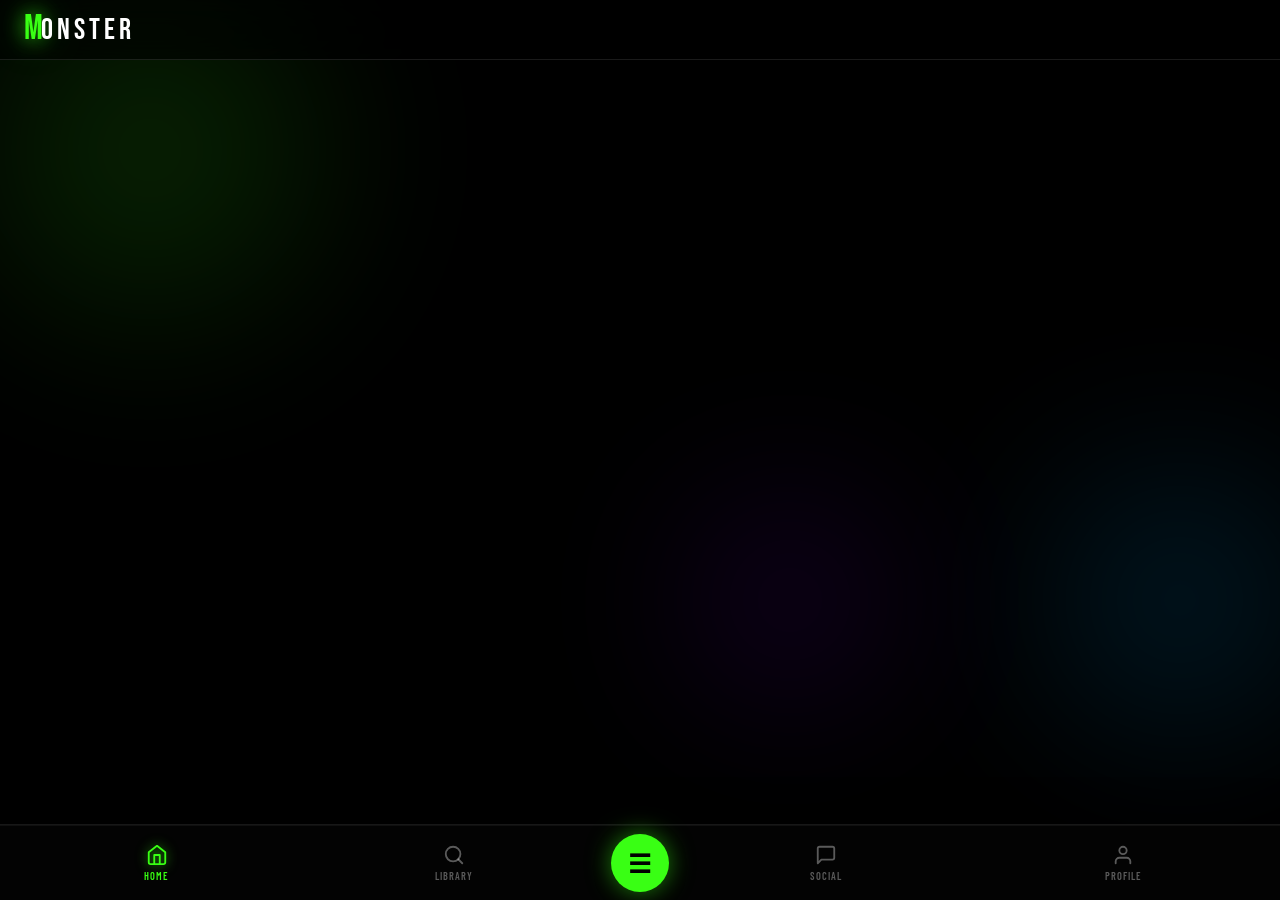
<file: index.html>
<!DOCTYPE html>
<html lang="en">
<head>
  <meta charset="UTF-8" />
  <meta name="viewport" content="width=device-width, initial-scale=1.0" />
  <title>Monster Games</title>
  <link rel="stylesheet" href="Assets/style.css" />
  <link href="https://fonts.googleapis.com/css2?family=Bebas+Neue&family=Barlow+Condensed:wght@300;400;600;700&display=swap" rel="stylesheet" />
</head>
<body>

  <!-- Ambient background orbs -->
  <div class="bg-orbs">
    <div class="orb orb-1"></div>
    <div class="orb orb-2"></div>
    <div class="orb orb-3"></div>
  </div>

  <!-- HEADER -->
  <header class="glass-header">
    <div class="logo-wrap">
      <span class="logo-claw">M</span>
      <span class="logo-text">ONSTER</span>
    </div>
  </header>

  <!-- PAGES -->
  <main class="pages">

    <!-- HOME PAGE -->
    <section class="page active" id="page-home">
      <iframe src="https://frogiesarcade-monster.b-cdn.net/" width="100%" height="600px" frameborder="0"></iframe>
    </section>

    <!-- EXPLORE PAGE -->
    <section class="page" id="page-explore">
      <div class="page-header">
        <h2 class="page-title">GAME <span class="green">LIBRARY</span></h2>
        <p class="page-sub">Browse weapons, skins, and quests from the Monster battleground.</p>
      </div>

      <div class="flavor-filter">
        <a class="filter-btn active category-link" href="Pages/library.html">WEAPONS</a>
        <a class="filter-btn category-link" href="Pages/skins.html">SKINS</a>
        <a class="filter-btn category-link" href="Pages/quests.html">QUESTS</a>
      </div>

      <div class="flavor-grid">
        <a class="flavor-card glass-card category-link" href="Pages/library.html">
          <div class="can-body green-can small"><div class="claw-mark">⚔</div></div>
          <span>Weapons</span>
        </a>
        <a class="flavor-card glass-card category-link" href="Pages/skins.html">
          <div class="can-body white-can small"><div class="claw-mark dark">🛡</div></div>
          <span>Skins</span>
        </a>
        <a class="flavor-card glass-card category-link" href="Pages/quests.html">
          <div class="can-body purple-can small"><div class="claw-mark">🎯</div></div>
          <span>Quests</span>
        </a>
      </div>
    </section>

    <!-- CULTURE PAGE -->
    <section class="page" id="page-culture">
      <div class="page-header">
        <h2 class="page-title">GAME <span class="green">WORLD</span></h2>
        <p class="page-sub">Clan battles, esports arenas, and the latest drops straight from the server.</p>
      </div>

      <div class="culture-grid">
        <div class="culture-card glass-card wide">
          <div class="culture-icon">🎮</div>
          <h3>ESPORTS</h3>
          <p>Join ranked tournaments and climb the leaderboards with Monster.</p>
        </div>
        <div class="culture-card glass-card">
          <div class="culture-icon">🧩</div>
          <h3>QUESTS</h3>
          <p>Daily missions, raids, and exclusive challenges keep the action fresh.</p>
        </div>
        <div class="culture-card glass-card">
          <div class="culture-icon">🛡</div>
          <h3>CLANS</h3>
          <p>Form squads, trade loot, and fight for control of the arena.</p>
        </div>
        <div class="culture-card glass-card wide">
          <div class="culture-icon">✨</div>
          <h3>REWARDS</h3>
          <p>Unlock skins, emblems, and legendary gear by leveling up your profile.</p>
        </div>
      </div>
    </section>

    <!-- CART PAGE -->
    <section class="page" id="page-cart">
      <div class="page-header">
        <h2 class="page-title">YOUR <span class="green">SOCIAL</span></h2>
      </div>
      <div class="cart-container">
        <div class="cart-items" id="cart-items">
          <div class="cart-empty" id="cart-empty">
            <span class="empty-icon">💬</span>
            <p>Your social feed is empty.<br/>Add gear to start your run.</p>
          </div>
        </div>
        <div class="cart-summary glass-bar" id="cart-summary" style="display:none">
          <span>TOTAL</span>
          <span class="cart-total green" id="cart-total">$0.00</span>
          <button class="btn-primary full" onclick="ripple(event, this)">CHECKOUT</button>
        </div>
      </div>
    </section>

    <!-- PROFILE PAGE -->
    <section class="page" id="page-profile">
      <div class="profile-hero glass-card">
        <div class="avatar">
          <span>👾</span>
        </div>
        <h2>PLAYER ONE</h2>
        <p class="profile-sub">Level 47 Gamer</p>
        <div class="xp-bar-wrap">
          <div class="xp-bar"><div class="xp-fill" style="width:68%"></div></div>
          <span class="xp-label">6,800 / 10,000 XP</span>
        </div>
      </div>
      <div class="profile-stats">
        <div class="glass-card stat-card">
          <span class="stat-num green">12</span>
          <span class="stat-label">WIN STREAK</span>
        </div>
        <div class="glass-card stat-card">
          <span class="stat-num green">98</span>
          <span class="stat-label">MATCHES PLAYED</span>
        </div>
        <div class="glass-card stat-card">
          <span class="stat-num green">7</span>
          <span class="stat-label">ACHIEVEMENTS</span>
        </div>
      </div>
      <div class="glass-card rewards-card">
        <h3>🏆 YOUR REWARDS</h3>
        <div class="reward-item">
          <span>Victory Emblem</span>
          <button class="btn-ghost small" onclick="ripple(event, this)">CLAIM</button>
        </div>
        <div class="reward-item">
          <span>Premium Skin</span>
          <button class="btn-ghost small" onclick="ripple(event, this)">CLAIM</button>
        </div>
        <div class="reward-item locked">
          <span>🔒 Legendary Drop</span>
          <span class="locked-label">2,200 XP away</span>
        </div>
      </div>
    </section>

  </main>

  <!-- BOTTOM NAV -->
  <nav class="bottom-nav glass-nav">
    <a class="nav-btn active" href="index.html">
      <svg viewBox="0 0 24 24" fill="none" stroke="currentColor" stroke-width="2" stroke-linecap="round" stroke-linejoin="round"><path d="M3 9l9-7 9 7v11a2 2 0 0 1-2 2H5a2 2 0 0 1-2-2z"/><polyline points="9 22 9 12 15 12 15 22"/></svg>
      <span>Home</span>
    </a>
    <a class="nav-btn" href="Pages/library.html" onclick="location.replace(this.href); return false;">
      <svg viewBox="0 0 24 24" fill="none" stroke="currentColor" stroke-width="2" stroke-linecap="round" stroke-linejoin="round"><circle cx="11" cy="11" r="8"/><line x1="21" y1="21" x2="16.65" y2="16.65"/></svg>
      <span>Library</span>
    </a>
    <button class="nav-btn nav-center" id="time-btn" type="button">
      <div class="claw-logo">☰</div>
    </button>
    <a class="nav-btn" href="Pages/social.html" onclick="location.replace(this.href); return false;">
      <div class="cart-icon-wrap">
        <svg viewBox="0 0 24 24" fill="none" stroke="currentColor" stroke-width="2" stroke-linecap="round" stroke-linejoin="round"><path d="M21 15a2 2 0 0 1-2 2H7l-4 4V5a2 2 0 0 1 2-2h14a2 2 0 0 1 2 2z"/></svg>
        <span class="cart-badge" id="cart-badge" style="display:none">0</span>
      </div>
      <span>Social</span>
    </a>
    <a class="nav-btn" href="Pages/profile.html" onclick="location.replace(this.href); return false;">
      <svg viewBox="0 0 24 24" fill="none" stroke="currentColor" stroke-width="2" stroke-linecap="round" stroke-linejoin="round"><path d="M20 21v-2a4 4 0 0 0-4-4H8a4 4 0 0 0-4 4v2"/><circle cx="12" cy="7" r="4"/></svg>
      <span>Profile</span>
    </a>
  </nav>

  <div class="time-panel" id="time-panel">
    <div class="time-panel-card">
      <div class="time-row">
        <span class="time-value" id="time-value">--:--</span>
        <span class="date-value" id="date-value">Loading...</span>
      </div>
      <div class="weather-row">
        <span class="weather-icon">🌤️</span>
        <span class="weather-text" id="weather-text">Checking weather...</span>
      </div>
    </div>
  </div>

  <!-- TOAST -->
  <div class="toast" id="toast"></div>

  <script>
    // ─── Navigation ───────────────────────────────────────────────────────────
    function navigate(page, btn) {
      document.querySelectorAll('.page').forEach(p => p.classList.remove('active'));
      document.querySelectorAll('.nav-btn').forEach(b => b.classList.remove('active'));
      document.getElementById('page-' + page).classList.add('active');
      if (btn && !btn.classList.contains('nav-center')) btn.classList.add('active');
    }

    // ─── Ripple Effect ────────────────────────────────────────────────────────
    function ripple(e, el) {
      const r = document.createElement('span');
      const rect = el.getBoundingClientRect();
      r.className = 'ripple';
      r.style.left = (e.clientX - rect.left) + 'px';
      r.style.top = (e.clientY - rect.top) + 'px';
      el.appendChild(r);
      setTimeout(() => r.remove(), 600);
    }

    // ─── Cart ─────────────────────────────────────────────────────────────────
    const cartItems = [];
    const products = [
      { name: 'Neon Blade', price: 3.49 },
      { name: 'Rift Rifle', price: 4.49 },
      { name: 'Arc Reactor', price: 3.99 }
    ];

    function addToCart(btn) {
      const card = btn.closest('.glass-card');
      const name = card.querySelector('h3').textContent;
      const price = parseFloat(card.querySelector('.price').textContent.replace('$',''));
      const existing = cartItems.find(i => i.name === name);
      if (existing) existing.qty++;
      else cartItems.push({ name, price, qty: 1 });
      updateCartUI();
      showToast('🟢 ' + name + ' added to Social!');
      btn.textContent = '✓';
      setTimeout(() => btn.textContent = '+', 1200);
    }

    function updateCartUI() {
      const total = cartItems.reduce((s, i) => s + i.price * i.qty, 0);
      const count = cartItems.reduce((s, i) => s + i.qty, 0);
      const badge = document.getElementById('cart-badge');
      badge.textContent = count;
      badge.style.display = count > 0 ? 'flex' : 'none';

      const container = document.getElementById('cart-items');
      const empty = document.getElementById('cart-empty');
      const summary = document.getElementById('cart-summary');
      document.getElementById('cart-total').textContent = '$' + total.toFixed(2);

      if (cartItems.length === 0) {
        empty.style.display = 'flex';
        summary.style.display = 'none';
      } else {
        empty.style.display = 'none';
        summary.style.display = 'flex';
        const existing = container.querySelectorAll('.cart-item');
        existing.forEach(e => e.remove());
        cartItems.forEach((item, i) => {
          const div = document.createElement('div');
          div.className = 'cart-item glass-card';
          div.innerHTML = `
            <div class="cart-item-info">
              <strong>${item.name}</strong>
              <span class="green">$${item.price.toFixed(2)}</span>
            </div>
            <div class="cart-item-controls">
              <button class="qty-btn" onclick="changeQty(${i}, -1)">−</button>
              <span>${item.qty}</span>
              <button class="qty-btn" onclick="changeQty(${i}, 1)">+</button>
            </div>`;
          container.insertBefore(div, empty);
        });
      }
    }

    function changeQty(i, delta) {
      cartItems[i].qty += delta;
      if (cartItems[i].qty <= 0) cartItems.splice(i, 1);
      updateCartUI();
    }

    // ─── Flavor Filter ────────────────────────────────────────────────────────
    function filterFlavors(btn, cat) {
      document.querySelectorAll('.filter-btn').forEach(b => b.classList.remove('active'));
      btn.classList.add('active');
      document.querySelectorAll('.flavor-card').forEach(card => {
        card.style.display = (cat === 'all' || card.dataset.category === cat) ? 'flex' : 'none';
      });
    }

    // ─── Toast ────────────────────────────────────────────────────────────────
    let toastTimer;
    function showToast(msg) {
      const t = document.getElementById('toast');
      t.textContent = msg;
      t.classList.add('show');
      clearTimeout(toastTimer);
      toastTimer = setTimeout(() => t.classList.remove('show'), 2500);
    }

    // ─── Parallax orbs on mouse move ─────────────────────────────────────────
    document.addEventListener('mousemove', (e) => {
      const x = (e.clientX / window.innerWidth - 0.5) * 30;
      const y = (e.clientY / window.innerHeight - 0.5) * 30;
      document.querySelector('.orb-1').style.transform = `translate(${x}px, ${y}px)`;
      document.querySelector('.orb-2').style.transform = `translate(${-x * 0.7}px, ${-y * 0.7}px)`;
      document.querySelector('.orb-3').style.transform = `translate(${x * 0.4}px, ${y * 0.4}px)`;
    });
  </script>
  <script src="Assets/script.js"></script>
</body>
</html>
</file>
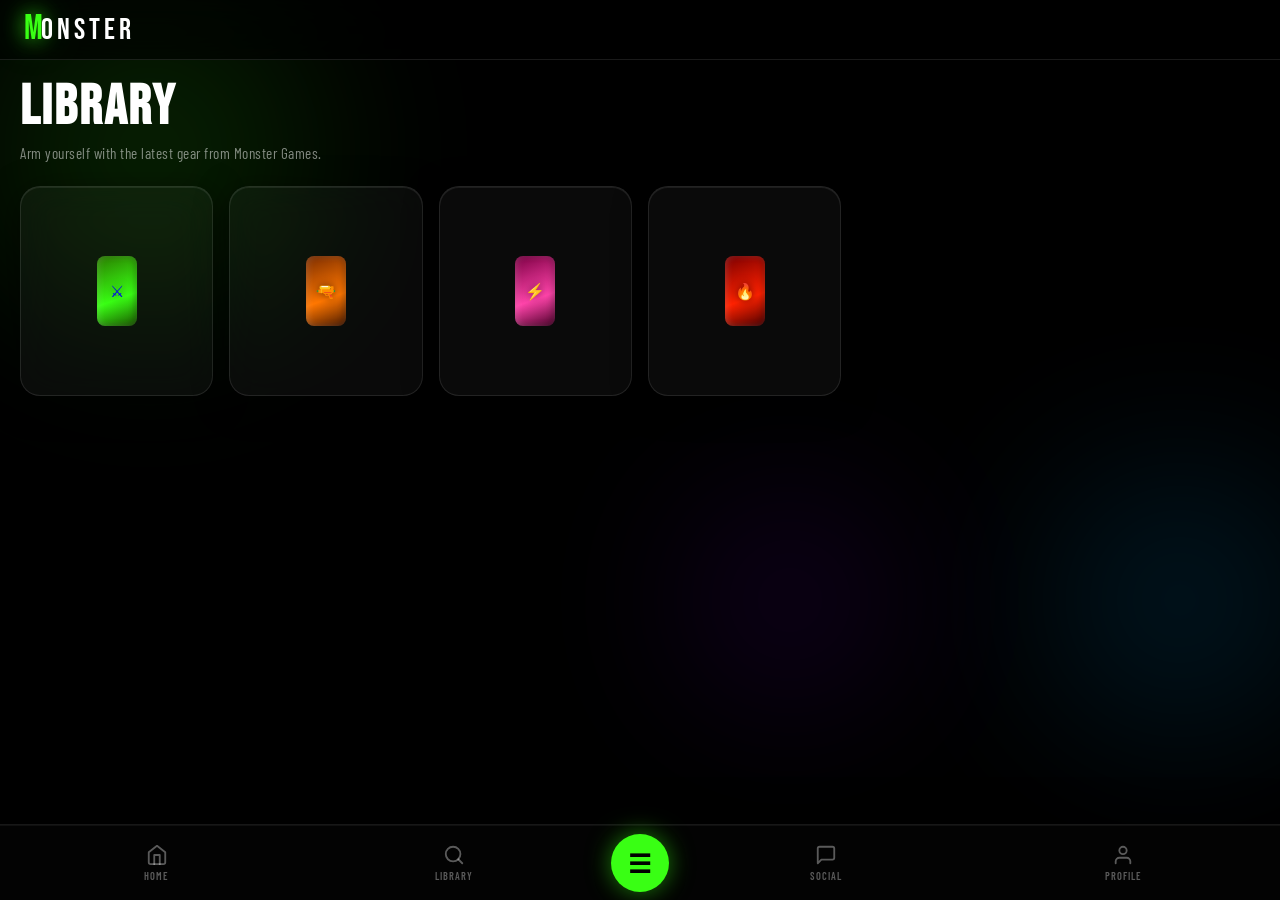
<file: Pages/library.html>
<!DOCTYPE html>
<html lang="en">
<head>
  <meta charset="UTF-8" />
  <meta name="viewport" content="width=device-width, initial-scale=1.0" />
  <title>Weapons | Monster Games</title>
  <link rel="stylesheet" href="../Assets/style.css" />
  <link href="https://fonts.googleapis.com/css2?family=Bebas+Neue&family=Barlow+Condensed:wght@300;400;600;700&display=swap" rel="stylesheet" />
</head>
<body>
  <div class="bg-orbs">
    <div class="orb orb-1"></div>
    <div class="orb orb-2"></div>
    <div class="orb orb-3"></div>
  </div>

  <header class="glass-header">
    <div class="logo-wrap">
      <span class="logo-claw">M</span>
      <span class="logo-text">ONSTER</span>
    </div>
  </header>

  <main class="pages">
    <section class="page active" id="page-library">
      <div class="page-header">
        <h2 class="page-title">LIBRARY</h2>
        <p class="page-sub">Arm yourself with the latest gear from Monster Games.</p>
      </div>

      <div class="flavor-grid">
        <a class="weapon-link" href="https://www.example.com/weapons/neon-blade" data-title="Neon Blade" aria-label="Open Neon Blade details">
          <div class="flavor-card glass-card">
            <div class="can-body green-can small"><div class="claw-mark">⚔</div></div>
            <div class="card-reveal">
              <h3>Neon Blade</h3>
              <p>Lightweight plasma sword built for close combat and fast takedowns.</p>
            </div>
          </div>
        </a>
        <a class="weapon-link" href="https://www.example.com/weapons/rift-rifle" data-title="Rift Rifle" aria-label="Open Rift Rifle details">
          <div class="flavor-card glass-card">
            <div class="can-body orange-can small"><div class="claw-mark">🔫</div></div>
            <div class="card-reveal">
              <h3>Rift Rifle</h3>
              <p>Precision rifle with phase rounds that pierce through enemy armor.</p>
            </div>
          </div>
        </a>
        <a class="weapon-link" href="https://www.example.com/weapons/arc-reactor" data-title="Arc Reactor" aria-label="Open Arc Reactor details">
          <div class="flavor-card glass-card">
            <div class="can-body pink-can small"><div class="claw-mark">⚡</div></div>
            <div class="card-reveal">
              <h3>Arc Reactor</h3>
              <p>Charged energy launcher that rains down powerful arc bolts.</p>
            </div>
          </div>
        </a>
        <a class="weapon-link" href="https://www.example.com/weapons/ember-cannon" data-title="Ember Cannon" aria-label="Open Ember Cannon details">
          <div class="flavor-card glass-card">
            <div class="can-body red-can small"><div class="claw-mark">🔥</div></div>
            <div class="card-reveal">
              <h3>Ember Cannon</h3>
              <p>Heavy weapon that devastates groups with explosive fire rounds.</p>
            </div>
          </div>
        </a>
      </div>
    </section>
  </main>

  <nav class="bottom-nav glass-nav">
    <a class="nav-btn" href="../index.html" onclick="location.replace(this.href); return false;">
      <svg viewBox="0 0 24 24" fill="none" stroke="currentColor" stroke-width="2" stroke-linecap="round" stroke-linejoin="round"><path d="M3 9l9-7 9 7v11a2 2 0 0 1-2 2H5a2 2 0 0 1-2-2z"/><polyline points="9 22 9 12 15 12 15 22"/></svg>
      <span>Home</span>
    </a>
    <a class="nav-btn" href="library.html">
      <svg viewBox="0 0 24 24" fill="none" stroke="currentColor" stroke-width="2" stroke-linecap="round" stroke-linejoin="round"><circle cx="11" cy="11" r="8"/><line x1="21" y1="21" x2="16.65" y2="16.65"/></svg>
      <span>Library</span>
    </a>
    <button class="nav-btn nav-center" id="time-btn" type="button">
      <div class="claw-logo">☰</div>
    </button>
    <a class="nav-btn" href="social.html" onclick="location.replace(this.href); return false;">
      <div class="cart-icon-wrap">
        <svg viewBox="0 0 24 24" fill="none" stroke="currentColor" stroke-width="2" stroke-linecap="round" stroke-linejoin="round"><path d="M21 15a2 2 0 0 1-2 2H7l-4 4V5a2 2 0 0 1 2-2h14a2 2 0 0 1 2 2z"/></svg>
      </div>
      <span>Social</span>
    </a>
    <a class="nav-btn" href="profile.html" onclick="location.replace(this.href); return false;">
      <svg viewBox="0 0 24 24" fill="none" stroke="currentColor" stroke-width="2" stroke-linecap="round" stroke-linejoin="round"><path d="M20 21v-2a4 4 0 0 0-4-4H8a4 4 0 0 0-4 4v2"/><circle cx="12" cy="7" r="4"/></svg>
      <span>Profile</span>
    </a>
  </nav>

  <div class="iframe-overlay" id="iframe-overlay" aria-hidden="true">
    <div class="iframe-panel">
      <div class="iframe-header">
        <span class="iframe-title" id="iframe-title">Preview</span>
        <a class="close-btn" id="iframe-close" href="#" title="Close preview">×</a>
      </div>
      <iframe id="content-frame" title="Weapon preview"></iframe>
      <div class="iframe-toolbar">
        <a class="toolbar-link" href="#" id="iframe-refresh" title="Refresh">⟳</a>
        <a class="toolbar-link" href="#" id="iframe-fullscreen" title="Fullscreen">⛶</a>
        <a class="toolbar-link" href="#" id="iframe-newtab" title="New tab">↗</a>
      </div>
    </div>
  </div>

  <div class="time-panel" id="time-panel">
    <div class="time-panel-card">
      <div class="time-row">
        <span class="time-value" id="time-value">--:--</span>
        <span class="date-value" id="date-value">Loading...</span>
      </div>
      <div class="weather-row">
        <span class="weather-icon">🌤️</span>
        <span class="weather-text" id="weather-text">Checking weather...</span>
      </div>
    </div>
  </div>

  <script src="../Assets/script.js"></script>
</body>
</html>
</file>
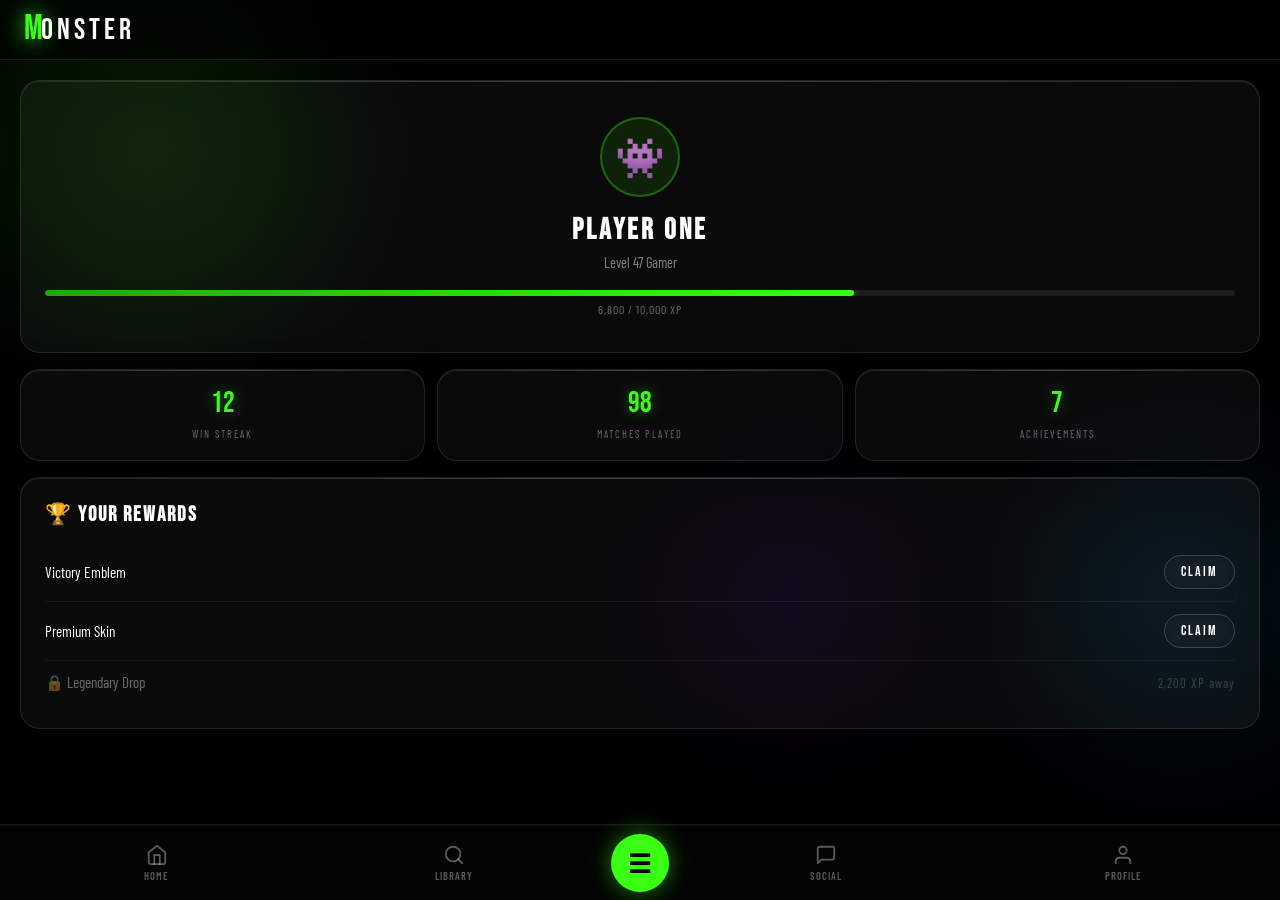
<file: Pages/profile.html>
<!DOCTYPE html>
<html lang="en">
<head>
  <meta charset="UTF-8" />
  <meta name="viewport" content="width=device-width, initial-scale=1.0" />
  <title>Profile | Monster Games</title>
  <link rel="stylesheet" href="../Assets/style.css" />
  <link href="https://fonts.googleapis.com/css2?family=Bebas+Neue&family=Barlow+Condensed:wght@300;400;600;700&display=swap" rel="stylesheet" />
</head>
<body>
  <div class="bg-orbs">
    <div class="orb orb-1"></div>
    <div class="orb orb-2"></div>
    <div class="orb orb-3"></div>
  </div>

  <header class="glass-header">
    <div class="logo-wrap">
      <span class="logo-claw">M</span>
      <span class="logo-text">ONSTER</span>
    </div>
  </header>

  <main class="pages">
    <section class="page active" id="page-profile">
      <div class="profile-hero glass-card">
        <div class="avatar">
          <span>👾</span>
        </div>
        <h2>PLAYER ONE</h2>
        <p class="profile-sub">Level 47 Gamer</p>
        <div class="xp-bar-wrap">
          <div class="xp-bar"><div class="xp-fill" style="width:68%"></div></div>
          <span class="xp-label">6,800 / 10,000 XP</span>
        </div>
      </div>
      <div class="profile-stats">
        <div class="glass-card stat-card">
          <span class="stat-num green">12</span>
          <span class="stat-label">WIN STREAK</span>
        </div>
        <div class="glass-card stat-card">
          <span class="stat-num green">98</span>
          <span class="stat-label">MATCHES PLAYED</span>
        </div>
        <div class="glass-card stat-card">
          <span class="stat-num green">7</span>
          <span class="stat-label">ACHIEVEMENTS</span>
        </div>
      </div>
      <div class="glass-card rewards-card">
        <h3>🏆 YOUR REWARDS</h3>
        <div class="reward-item">
          <span>Victory Emblem</span>
          <button class="btn-ghost small">CLAIM</button>
        </div>
        <div class="reward-item">
          <span>Premium Skin</span>
          <button class="btn-ghost small">CLAIM</button>
        </div>
        <div class="reward-item locked">
          <span>🔒 Legendary Drop</span>
          <span class="locked-label">2,200 XP away</span>
        </div>
      </div>
    </section>
  </main>

  <nav class="bottom-nav glass-nav">
    <a class="nav-btn" href="../index.html" onclick="location.replace(this.href); return false;">
      <svg viewBox="0 0 24 24" fill="none" stroke="currentColor" stroke-width="2" stroke-linecap="round" stroke-linejoin="round"><path d="M3 9l9-7 9 7v11a2 2 0 0 1-2 2H5a2 2 0 0 1-2-2z"/><polyline points="9 22 9 12 15 12 15 22"/></svg>
      <span>Home</span>
    </a>
    <a class="nav-btn" href="library.html" onclick="location.replace(this.href); return false;">
      <svg viewBox="0 0 24 24" fill="none" stroke="currentColor" stroke-width="2" stroke-linecap="round" stroke-linejoin="round"><circle cx="11" cy="11" r="8"/><line x1="21" y1="21" x2="16.65" y2="16.65"/></svg>
      <span>Library</span>
    </a>
    <button class="nav-btn nav-center" id="time-btn" type="button">
      <div class="claw-logo">☰</div>
    </button>
    <a class="nav-btn" href="social.html" onclick="location.replace(this.href); return false;">
      <div class="cart-icon-wrap">
        <svg viewBox="0 0 24 24" fill="none" stroke="currentColor" stroke-width="2" stroke-linecap="round" stroke-linejoin="round"><path d="M21 15a2 2 0 0 1-2 2H7l-4 4V5a2 2 0 0 1 2-2h14a2 2 0 0 1 2 2z"/></svg>
      </div>
      <span>Social</span>
    </a>
    <a class="nav-btn" href="profile.html">
      <svg viewBox="0 0 24 24" fill="none" stroke="currentColor" stroke-width="2" stroke-linecap="round" stroke-linejoin="round"><path d="M20 21v-2a4 4 0 0 0-4-4H8a4 4 0 0 0-4 4v2"/><circle cx="12" cy="7" r="4"/></svg>
      <span>Profile</span>
    </a>
  </nav>

  <div class="time-panel" id="time-panel">
    <div class="time-panel-card">
      <div class="time-row">
        <span class="time-value" id="time-value">--:--</span>
        <span class="date-value" id="date-value">Loading...</span>
      </div>
      <div class="weather-row">
        <span class="weather-icon">🌤️</span>
        <span class="weather-text" id="weather-text">Checking weather...</span>
      </div>
    </div>
  </div>

  <script src="../Assets/script.js"></script>
</body>
</html>
</file>
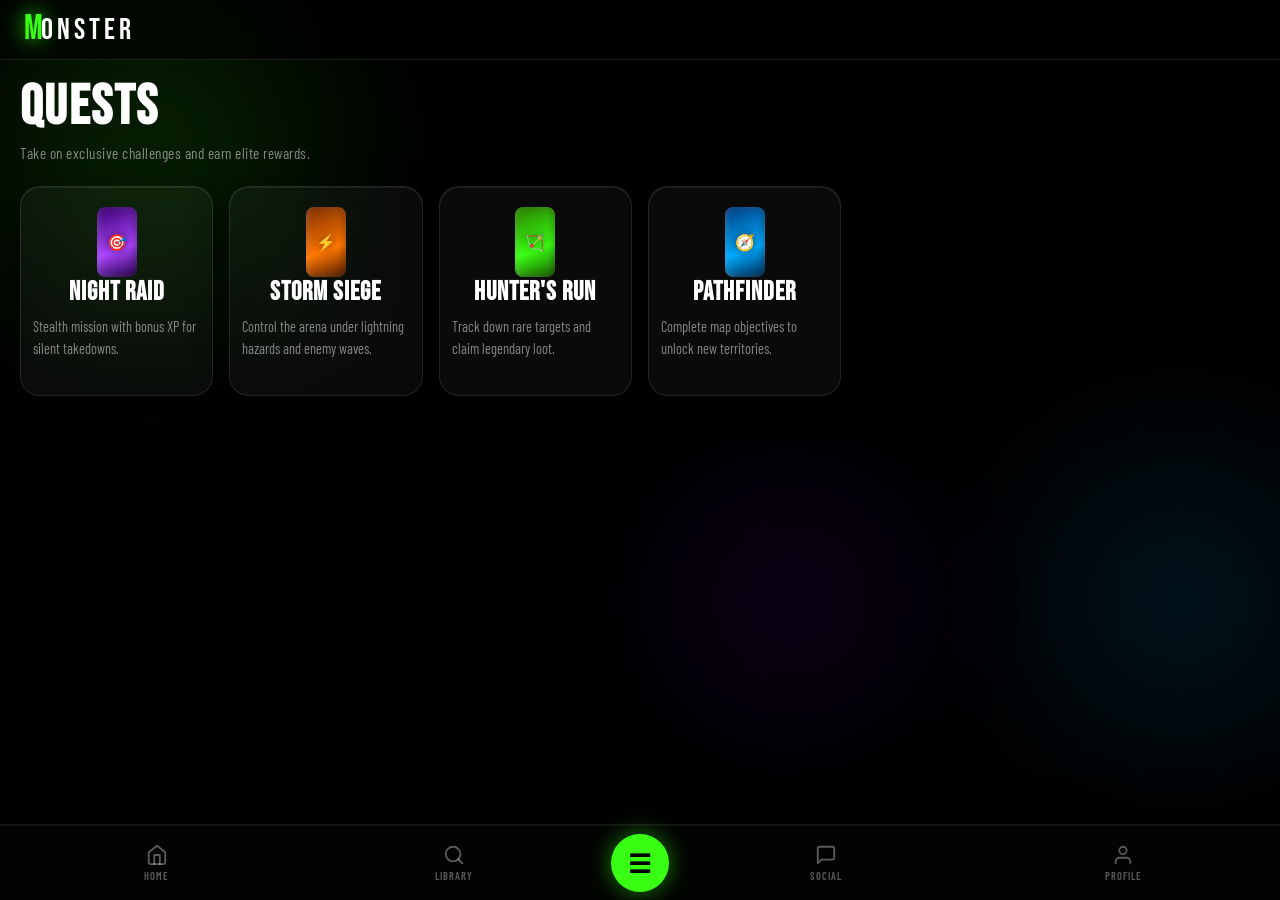
<file: Pages/quests.html>
<!DOCTYPE html>
<html lang="en">
<head>
  <meta charset="UTF-8" />
  <meta name="viewport" content="width=device-width, initial-scale=1.0" />
  <title>Quests | Monster Games</title>
  <link rel="stylesheet" href="../Assets/style.css" />
  <link href="https://fonts.googleapis.com/css2?family=Bebas+Neue&family=Barlow+Condensed:wght@300;400;600;700&display=swap" rel="stylesheet" />
</head>
<body>
  <div class="bg-orbs">
    <div class="orb orb-1"></div>
    <div class="orb orb-2"></div>
    <div class="orb orb-3"></div>
  </div>

  <header class="glass-header">
    <div class="logo-wrap">
      <span class="logo-claw">M</span>
      <span class="logo-text">ONSTER</span>
    </div>
  </header>

  <main class="pages">
    <section class="page active" id="page-quests">
      <div class="page-header">
        <h2 class="page-title">QUESTS</h2>
        <p class="page-sub">Take on exclusive challenges and earn elite rewards.</p>
      </div>

      <div class="flavor-grid">
        <div class="flavor-card glass-card">
          <div class="can-body purple-can small"><div class="claw-mark">🎯</div></div>
          <h3>Night Raid</h3>
          <p>Stealth mission with bonus XP for silent takedowns.</p>
        </div>
        <div class="flavor-card glass-card">
          <div class="can-body orange-can small"><div class="claw-mark">⚡</div></div>
          <h3>Storm Siege</h3>
          <p>Control the arena under lightning hazards and enemy waves.</p>
        </div>
        <div class="flavor-card glass-card">
          <div class="can-body green-can small"><div class="claw-mark">🏹</div></div>
          <h3>Hunter's Run</h3>
          <p>Track down rare targets and claim legendary loot.</p>
        </div>
        <div class="flavor-card glass-card">
          <div class="can-body blue-can small"><div class="claw-mark">🧭</div></div>
          <h3>Pathfinder</h3>
          <p>Complete map objectives to unlock new territories.</p>
        </div>
      </div>
    </section>
  </main>

  <nav class="bottom-nav glass-nav">
    <a class="nav-btn" href="../index.html">
      <svg viewBox="0 0 24 24" fill="none" stroke="currentColor" stroke-width="2" stroke-linecap="round" stroke-linejoin="round"><path d="M3 9l9-7 9 7v11a2 2 0 0 1-2 2H5a2 2 0 0 1-2-2z"/><polyline points="9 22 9 12 15 12 15 22"/></svg>
      <span>Home</span>
    </a>
    <a class="nav-btn" href="weapons.html">
      <svg viewBox="0 0 24 24" fill="none" stroke="currentColor" stroke-width="2" stroke-linecap="round" stroke-linejoin="round"><circle cx="11" cy="11" r="8"/><line x1="21" y1="21" x2="16.65" y2="16.65"/></svg>
      <span>Library</span>
    </a>
    <button class="nav-btn nav-center" id="time-btn" type="button">
      <div class="claw-logo">☰</div>
    </button>
    <a class="nav-btn" href="social.html">
      <div class="cart-icon-wrap">
        <svg viewBox="0 0 24 24" fill="none" stroke="currentColor" stroke-width="2" stroke-linecap="round" stroke-linejoin="round"><path d="M21 15a2 2 0 0 1-2 2H7l-4 4V5a2 2 0 0 1 2-2h14a2 2 0 0 1 2 2z"/></svg>
      </div>
      <span>Social</span>
    </a>
    <a class="nav-btn" href="profile.html">
      <svg viewBox="0 0 24 24" fill="none" stroke="currentColor" stroke-width="2" stroke-linecap="round" stroke-linejoin="round"><path d="M20 21v-2a4 4 0 0 0-4-4H8a4 4 0 0 0-4 4v2"/><circle cx="12" cy="7" r="4"/></svg>
      <span>Profile</span>
    </a>
  </nav>

  <div class="time-panel" id="time-panel">
    <div class="time-panel-card">
      <div class="time-row">
        <span class="time-value" id="time-value">--:--</span>
        <span class="date-value" id="date-value">Loading...</span>
      </div>
      <div class="weather-row">
        <span class="weather-icon">🌤️</span>
        <span class="weather-text" id="weather-text">Checking weather...</span>
      </div>
    </div>
  </div>

  <script src="../Assets/script.js"></script>
</body>
</html>
</file>
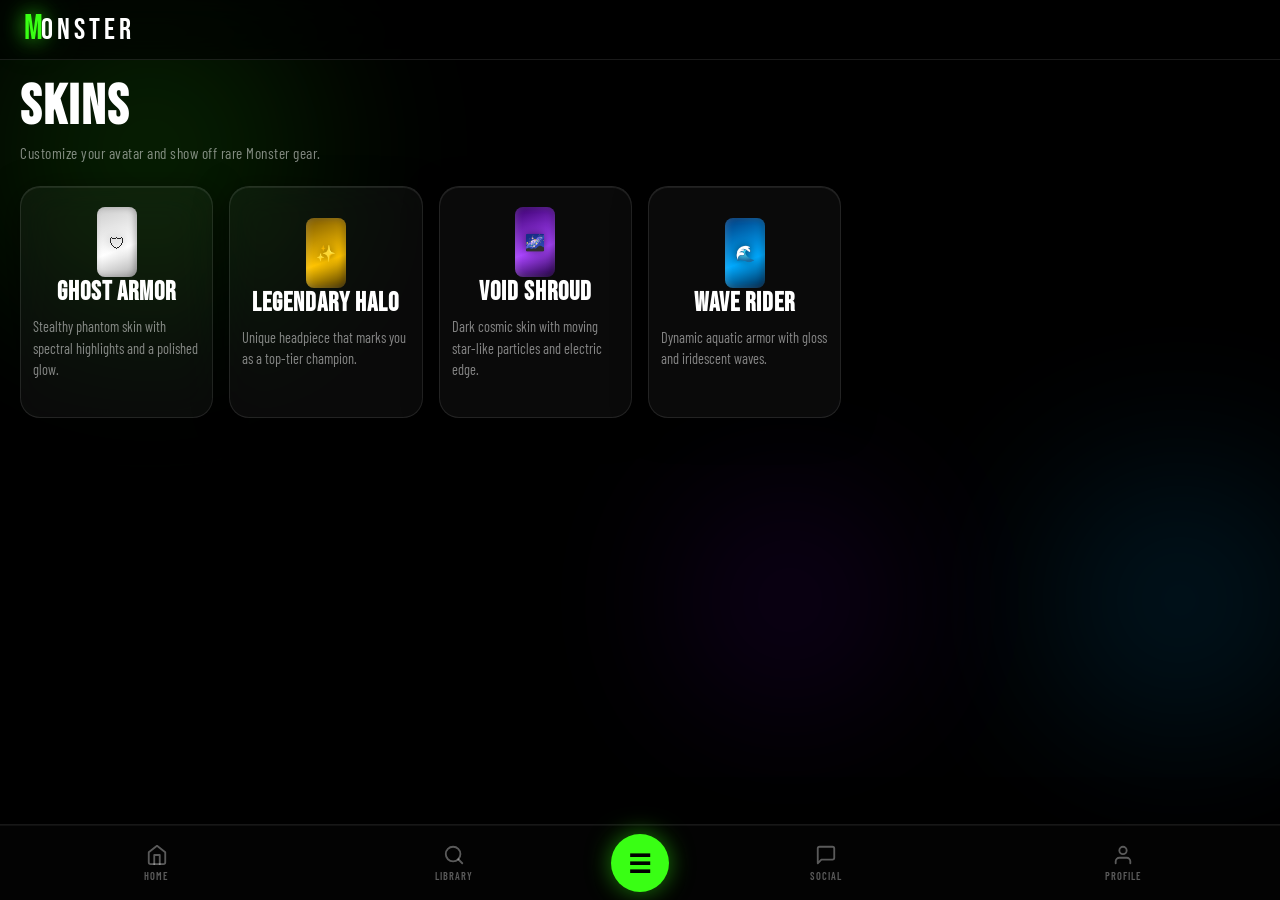
<file: Pages/skins.html>
<!DOCTYPE html>
<html lang="en">
<head>
  <meta charset="UTF-8" />
  <meta name="viewport" content="width=device-width, initial-scale=1.0" />
  <title>Skins | Monster Games</title>
  <link rel="stylesheet" href="../Assets/style.css" />
  <link href="https://fonts.googleapis.com/css2?family=Bebas+Neue&family=Barlow+Condensed:wght@300;400;600;700&display=swap" rel="stylesheet" />
</head>
<body>
  <div class="bg-orbs">
    <div class="orb orb-1"></div>
    <div class="orb orb-2"></div>
    <div class="orb orb-3"></div>
  </div>

  <header class="glass-header">
    <div class="logo-wrap">
      <span class="logo-claw">M</span>
      <span class="logo-text">ONSTER</span>
    </div>
  </header>

  <main class="pages">
    <section class="page active" id="page-skins">
      <div class="page-header">
        <h2 class="page-title">SKINS</h2>
        <p class="page-sub">Customize your avatar and show off rare Monster gear.</p>
      </div>

      <div class="flavor-grid">
        <div class="flavor-card glass-card">
          <div class="can-body white-can small"><div class="claw-mark dark">🛡</div></div>
          <h3>Ghost Armor</h3>
          <p>Stealthy phantom skin with spectral highlights and a polished glow.</p>
        </div>
        <div class="flavor-card glass-card">
          <div class="can-body gold-can small"><div class="claw-mark">✨</div></div>
          <h3>Legendary Halo</h3>
          <p>Unique headpiece that marks you as a top-tier champion.</p>
        </div>
        <div class="flavor-card glass-card">
          <div class="can-body purple-can small"><div class="claw-mark">🌌</div></div>
          <h3>Void Shroud</h3>
          <p>Dark cosmic skin with moving star-like particles and electric edge.</p>
        </div>
        <div class="flavor-card glass-card">
          <div class="can-body blue-can small"><div class="claw-mark">🌊</div></div>
          <h3>Wave Rider</h3>
          <p>Dynamic aquatic armor with gloss and iridescent waves.</p>
        </div>
      </div>
    </section>
  </main>

  <nav class="bottom-nav glass-nav">
    <a class="nav-btn" href="../index.html">
      <svg viewBox="0 0 24 24" fill="none" stroke="currentColor" stroke-width="2" stroke-linecap="round" stroke-linejoin="round"><path d="M3 9l9-7 9 7v11a2 2 0 0 1-2 2H5a2 2 0 0 1-2-2z"/><polyline points="9 22 9 12 15 12 15 22"/></svg>
      <span>Home</span>
    </a>
    <a class="nav-btn" href="weapons.html">
      <svg viewBox="0 0 24 24" fill="none" stroke="currentColor" stroke-width="2" stroke-linecap="round" stroke-linejoin="round"><circle cx="11" cy="11" r="8"/><line x1="21" y1="21" x2="16.65" y2="16.65"/></svg>
      <span>Library</span>
    </a>
    <button class="nav-btn nav-center" id="time-btn" type="button">
      <div class="claw-logo">☰</div>
    </button>
    <a class="nav-btn" href="social.html">
      <div class="cart-icon-wrap">
        <svg viewBox="0 0 24 24" fill="none" stroke="currentColor" stroke-width="2" stroke-linecap="round" stroke-linejoin="round"><path d="M21 15a2 2 0 0 1-2 2H7l-4 4V5a2 2 0 0 1 2-2h14a2 2 0 0 1 2 2z"/></svg>
      </div>
      <span>Social</span>
    </a>
    <a class="nav-btn" href="profile.html">
      <svg viewBox="0 0 24 24" fill="none" stroke="currentColor" stroke-width="2" stroke-linecap="round" stroke-linejoin="round"><path d="M20 21v-2a4 4 0 0 0-4-4H8a4 4 0 0 0-4 4v2"/><circle cx="12" cy="7" r="4"/></svg>
      <span>Profile</span>
    </a>
  </nav>

  <div class="time-panel" id="time-panel">
    <div class="time-panel-card">
      <div class="time-row">
        <span class="time-value" id="time-value">--:--</span>
        <span class="date-value" id="date-value">Loading...</span>
      </div>
      <div class="weather-row">
        <span class="weather-icon">🌤️</span>
        <span class="weather-text" id="weather-text">Checking weather...</span>
      </div>
    </div>
  </div>

  <script src="../Assets/script.js"></script>
</body>
</html>
</file>
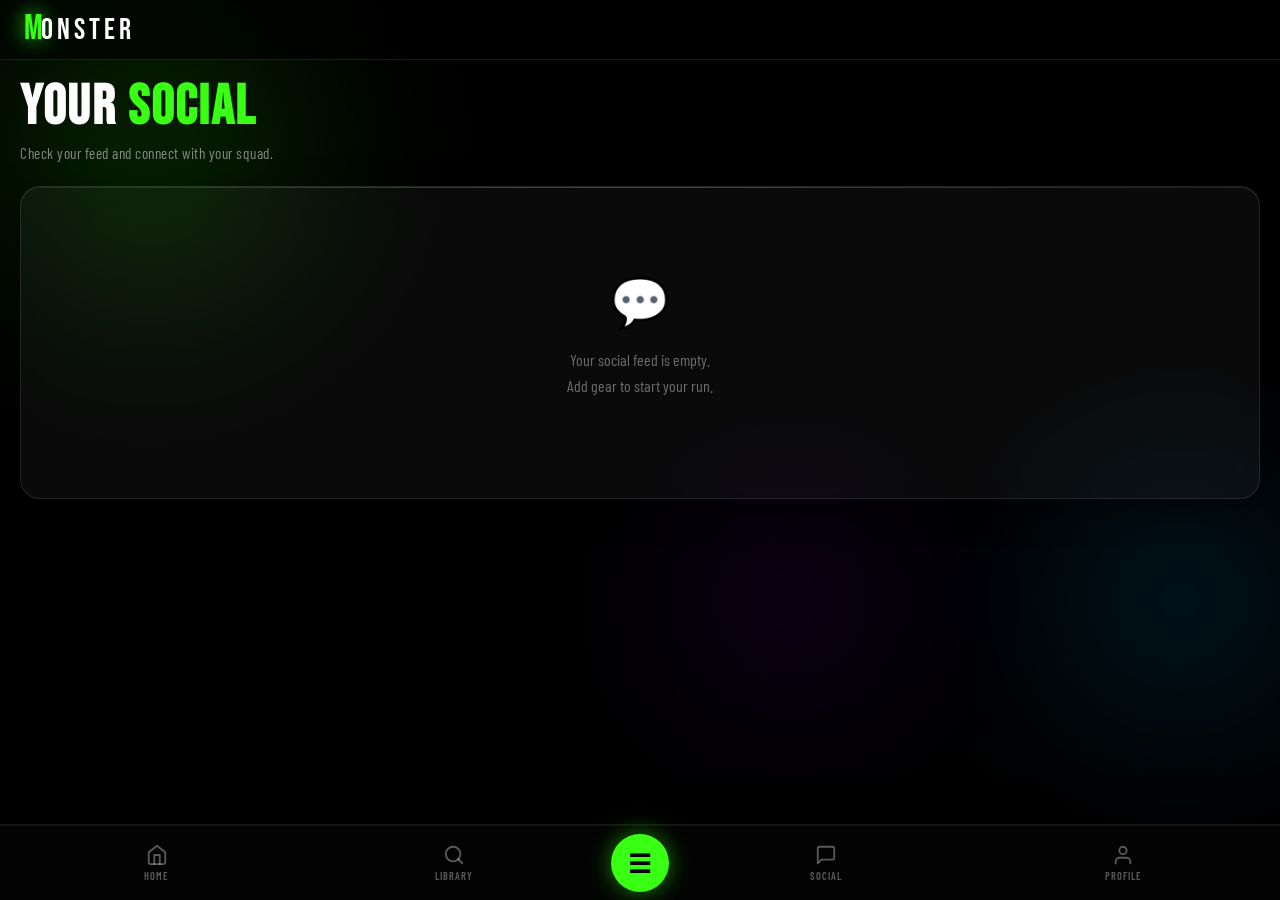
<file: Pages/social.html>
<!DOCTYPE html>
<html lang="en">
<head>
  <meta charset="UTF-8" />
  <meta name="viewport" content="width=device-width, initial-scale=1.0" />
  <title>Social | Monster Games</title>
  <link rel="stylesheet" href="../Assets/style.css" />
  <link href="https://fonts.googleapis.com/css2?family=Bebas+Neue&family=Barlow+Condensed:wght@300;400;600;700&display=swap" rel="stylesheet" />
</head>
<body>
  <div class="bg-orbs">
    <div class="orb orb-1"></div>
    <div class="orb orb-2"></div>
    <div class="orb orb-3"></div>
  </div>

  <header class="glass-header">
    <div class="logo-wrap">
      <span class="logo-claw">M</span>
      <span class="logo-text">ONSTER</span>
    </div>
  </header>

  <main class="pages">
    <section class="page active" id="page-social">
      <div class="page-header">
        <h2 class="page-title">YOUR <span class="green">SOCIAL</span></h2>
        <p class="page-sub">Check your feed and connect with your squad.</p>
      </div>

      <div class="glass-card cart-container">
        <div class="cart-empty" id="cart-empty">
          <span class="empty-icon">💬</span>
          <p>Your social feed is empty.<br/>Add gear to start your run.</p>
        </div>
      </div>
    </section>
  </main>

  <nav class="bottom-nav glass-nav">
    <a class="nav-btn" href="../index.html" onclick="location.replace(this.href); return false;">
      <svg viewBox="0 0 24 24" fill="none" stroke="currentColor" stroke-width="2" stroke-linecap="round" stroke-linejoin="round"><path d="M3 9l9-7 9 7v11a2 2 0 0 1-2 2H5a2 2 0 0 1-2-2z"/><polyline points="9 22 9 12 15 12 15 22"/></svg>
      <span>Home</span>
    </a>
    <a class="nav-btn" href="library.html" onclick="location.replace(this.href); return false;">
      <svg viewBox="0 0 24 24" fill="none" stroke="currentColor" stroke-width="2" stroke-linecap="round" stroke-linejoin="round"><circle cx="11" cy="11" r="8"/><line x1="21" y1="21" x2="16.65" y2="16.65"/></svg>
      <span>Library</span>
    </a>
    <button class="nav-btn nav-center" id="time-btn" type="button">
      <div class="claw-logo">☰</div>
    </button>
    <a class="nav-btn" href="social.html">
      <div class="cart-icon-wrap">
        <svg viewBox="0 0 24 24" fill="none" stroke="currentColor" stroke-width="2" stroke-linecap="round" stroke-linejoin="round"><path d="M21 15a2 2 0 0 1-2 2H7l-4 4V5a2 2 0 0 1 2-2h14a2 2 0 0 1 2 2z"/></svg>
      </div>
      <span>Social</span>
    </a>
    <a class="nav-btn" href="profile.html" onclick="location.replace(this.href); return false;">
      <svg viewBox="0 0 24 24" fill="none" stroke="currentColor" stroke-width="2" stroke-linecap="round" stroke-linejoin="round"><path d="M20 21v-2a4 4 0 0 0-4-4H8a4 4 0 0 0-4 4v2"/><circle cx="12" cy="7" r="4"/></svg>
      <span>Profile</span>
    </a>
  </nav>

  <div class="time-panel" id="time-panel">
    <div class="time-panel-card">
      <div class="time-row">
        <span class="time-value" id="time-value">--:--</span>
        <span class="date-value" id="date-value">Loading...</span>
      </div>
      <div class="weather-row">
        <span class="weather-icon">🌤️</span>
        <span class="weather-text" id="weather-text">Checking weather...</span>
      </div>
    </div>
  </div>

  <script src="../Assets/script.js"></script>
</body>
</html>
</file>
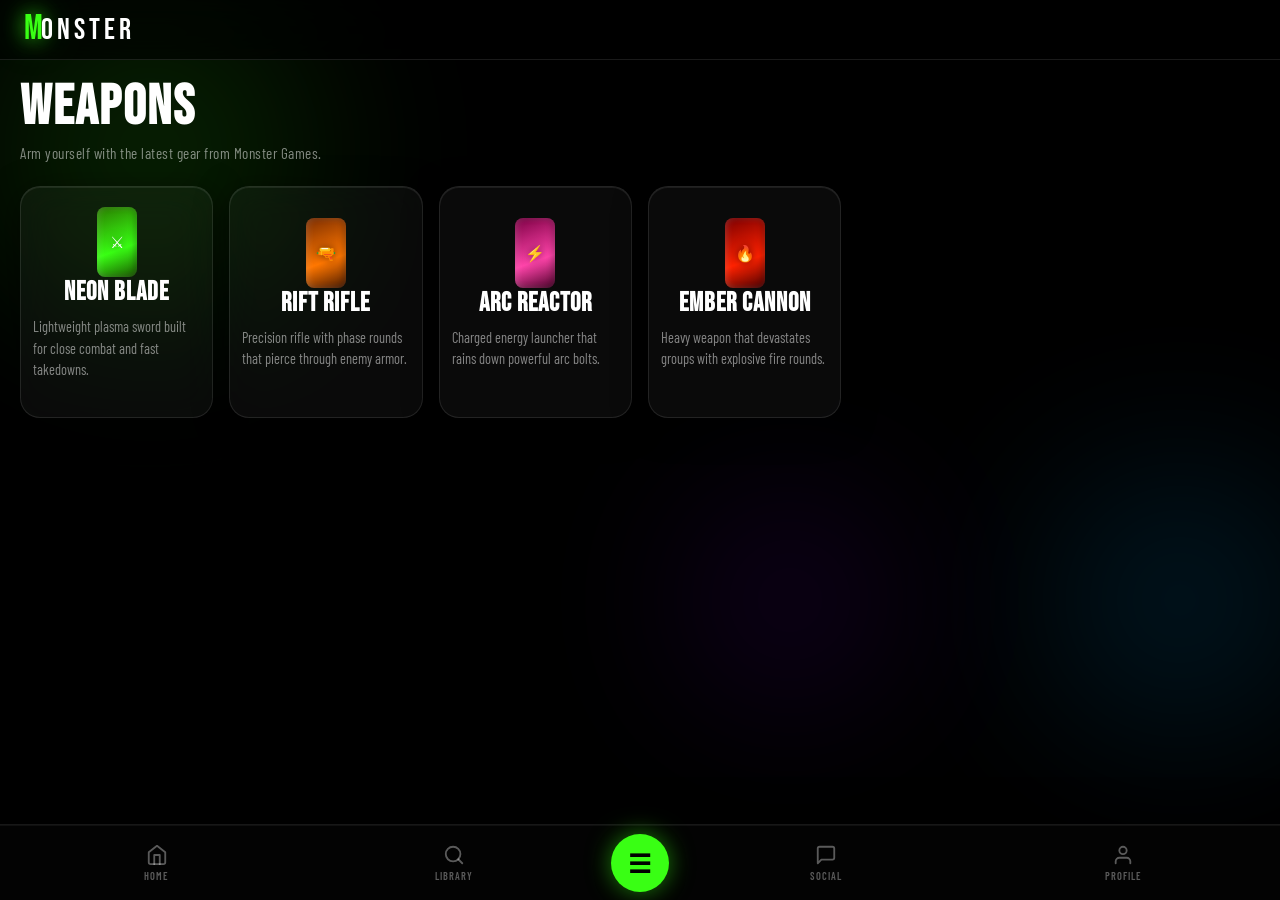
<file: Pages/weapons.html>
<!DOCTYPE html>
<html lang="en">
<head>
  <meta charset="UTF-8" />
  <meta name="viewport" content="width=device-width, initial-scale=1.0" />
  <title>Weapons | Monster Games</title>
  <link rel="stylesheet" href="../Assets/style.css" />
  <link href="https://fonts.googleapis.com/css2?family=Bebas+Neue&family=Barlow+Condensed:wght@300;400;600;700&display=swap" rel="stylesheet" />
</head>
<body>
  <div class="bg-orbs">
    <div class="orb orb-1"></div>
    <div class="orb orb-2"></div>
    <div class="orb orb-3"></div>
  </div>

  <header class="glass-header">
    <div class="logo-wrap">
      <span class="logo-claw">M</span>
      <span class="logo-text">ONSTER</span>
    </div>
  </header>

  <main class="pages">
    <section class="page active" id="page-weapons">
      <div class="page-header">
        <h2 class="page-title">WEAPONS</h2>
        <p class="page-sub">Arm yourself with the latest gear from Monster Games.</p>
      </div>

      <div class="flavor-grid">
        <div class="flavor-card glass-card">
          <div class="can-body green-can small"><div class="claw-mark">⚔</div></div>
          <h3>Neon Blade</h3>
          <p>Lightweight plasma sword built for close combat and fast takedowns.</p>
        </div>
        <div class="flavor-card glass-card">
          <div class="can-body orange-can small"><div class="claw-mark">🔫</div></div>
          <h3>Rift Rifle</h3>
          <p>Precision rifle with phase rounds that pierce through enemy armor.</p>
        </div>
        <div class="flavor-card glass-card">
          <div class="can-body pink-can small"><div class="claw-mark">⚡</div></div>
          <h3>Arc Reactor</h3>
          <p>Charged energy launcher that rains down powerful arc bolts.</p>
        </div>
        <div class="flavor-card glass-card">
          <div class="can-body red-can small"><div class="claw-mark">🔥</div></div>
          <h3>Ember Cannon</h3>
          <p>Heavy weapon that devastates groups with explosive fire rounds.</p>
        </div>
      </div>
    </section>
  </main>

  <nav class="bottom-nav glass-nav">
    <a class="nav-btn" href="../index.html" onclick="location.replace(this.href); return false;">
      <svg viewBox="0 0 24 24" fill="none" stroke="currentColor" stroke-width="2" stroke-linecap="round" stroke-linejoin="round"><path d="M3 9l9-7 9 7v11a2 2 0 0 1-2 2H5a2 2 0 0 1-2-2z"/><polyline points="9 22 9 12 15 12 15 22"/></svg>
      <span>Home</span>
    </a>
    <a class="nav-btn" href="weapons.html">
      <svg viewBox="0 0 24 24" fill="none" stroke="currentColor" stroke-width="2" stroke-linecap="round" stroke-linejoin="round"><circle cx="11" cy="11" r="8"/><line x1="21" y1="21" x2="16.65" y2="16.65"/></svg>
      <span>Library</span>
    </a>
    <button class="nav-btn nav-center" id="time-btn" type="button">
      <div class="claw-logo">☰</div>
    </button>
    <a class="nav-btn" href="social.html" onclick="location.replace(this.href); return false;">
      <div class="cart-icon-wrap">
        <svg viewBox="0 0 24 24" fill="none" stroke="currentColor" stroke-width="2" stroke-linecap="round" stroke-linejoin="round"><path d="M21 15a2 2 0 0 1-2 2H7l-4 4V5a2 2 0 0 1 2-2h14a2 2 0 0 1 2 2z"/></svg>
      </div>
      <span>Social</span>
    </a>
    <a class="nav-btn" href="profile.html" onclick="location.replace(this.href); return false;">
      <svg viewBox="0 0 24 24" fill="none" stroke="currentColor" stroke-width="2" stroke-linecap="round" stroke-linejoin="round"><path d="M20 21v-2a4 4 0 0 0-4-4H8a4 4 0 0 0-4 4v2"/><circle cx="12" cy="7" r="4"/></svg>
      <span>Profile</span>
    </a>
  </nav>

  <div class="time-panel" id="time-panel">
    <div class="time-panel-card">
      <div class="time-row">
        <span class="time-value" id="time-value">--:--</span>
        <span class="date-value" id="date-value">Loading...</span>
      </div>
      <div class="weather-row">
        <span class="weather-icon">🌤️</span>
        <span class="weather-text" id="weather-text">Checking weather...</span>
      </div>
    </div>
  </div>

  <script src="../Assets/script.js"></script>
</body>
</html>
</file>
<file: Assets/style.css>
/* ─── Reset & Base ───────────────────────────────────────────────────────── */
*, *::before, *::after { box-sizing: border-box; margin: 0; padding: 0; }

:root {
  --green: #39ff14;
  --green-dim: #1aad00;
  --black: #000000;
  --dark: #080808;
  --card-bg: rgba(255,255,255,0.04);
  --card-border: rgba(255,255,255,0.10);
  --card-shadow: 0 8px 32px rgba(0,0,0,0.5);
  --glass-blur: blur(18px);
  --font-display: 'Bebas Neue', sans-serif;
  --font-body: 'Barlow Condensed', sans-serif;
  --nav-h: 76px;
  --header-h: 60px;
}

html { scroll-behavior: smooth; }

body {
  background: var(--black);
  color: #fff;
  font-family: var(--font-body);
  min-height: 100vh;
  overflow-x: hidden;
}

/* ─── Ambient Orbs ───────────────────────────────────────────────────────── */
.bg-orbs {
  position: fixed;
  inset: 0;
  pointer-events: none;
  z-index: 0;
  overflow: hidden;
}
.orb {
  position: absolute;
  border-radius: 50%;
  filter: blur(80px);
  opacity: 0.18;
  transition: transform 0.8s ease;
  animation: orb-pulse 6s ease-in-out infinite;
}
.orb-1 {
  width: 500px; height: 500px;
  background: radial-gradient(circle, var(--green), transparent 70%);
  top: -100px; left: -100px;
  animation-delay: 0s;
}
.orb-2 {
  width: 400px; height: 400px;
  background: radial-gradient(circle, #00aaff, transparent 70%);
  bottom: 100px; right: -100px;
  animation-delay: 2s;
}
.orb-3 {
  width: 300px; height: 300px;
  background: radial-gradient(circle, #8800ff, transparent 70%);
  top: 50%; left: 50%;
  animation-delay: 4s;
}
@keyframes orb-pulse {
  0%, 100% { opacity: 0.18; transform: scale(1); }
  50% { opacity: 0.28; transform: scale(1.1); }
}

/* ─── Glass Mixins ───────────────────────────────────────────────────────── */
.glass-card {
  background: var(--card-bg);
  border: 1px solid var(--card-border);
  border-radius: 20px;
  backdrop-filter: var(--glass-blur);
  -webkit-backdrop-filter: var(--glass-blur);
  box-shadow: var(--card-shadow), inset 0 1px 0 rgba(255,255,255,0.08);
  position: relative;
  overflow: hidden;
  transition: transform 0.3s ease, box-shadow 0.3s ease, border-color 0.3s ease;
}
.glass-card:hover {
  transform: translateY(-4px);
  border-color: rgba(57,255,20,0.25);
  box-shadow: var(--card-shadow), 0 0 30px rgba(57,255,20,0.08), inset 0 1px 0 rgba(255,255,255,0.12);
}
.glass-card::before {
  content: '';
  position: absolute;
  top: 0; left: 0; right: 0;
  height: 1px;
  background: linear-gradient(90deg, transparent, rgba(255,255,255,0.18), transparent);
}

/* ─── Header ─────────────────────────────────────────────────────────────── */
.glass-header {
  position: fixed;
  top: 0; left: 0; right: 0;
  height: var(--header-h);
  z-index: 100;
  background: rgba(0,0,0,0.6);
  backdrop-filter: blur(24px);
  -webkit-backdrop-filter: blur(24px);
  border-bottom: 1px solid var(--card-border);
  display: flex;
  align-items: center;
  justify-content: space-between;
  padding: 0 24px;
}

.logo-wrap {
  display: flex;
  align-items: baseline;
  gap: 0;
}
.logo-claw {
  font-family: var(--font-display);
  font-size: 2.2rem;
  color: var(--green);
  text-shadow: 0 0 20px rgba(57,255,20,0.8), 0 0 40px rgba(57,255,20,0.4);
  line-height: 1;
  letter-spacing: -2px;
}
.logo-text {
  font-family: var(--font-display);
  font-size: 1.9rem;
  color: #fff;
  letter-spacing: 4px;
}

.top-nav { display: flex; gap: 20px; }
.top-nav-link {
  font-family: var(--font-body);
  font-weight: 600;
  font-size: 0.8rem;
  letter-spacing: 2px;
  color: rgba(255,255,255,0.5);
  text-decoration: none;
  text-transform: uppercase;
  transition: color 0.2s;
}
.top-nav-link:hover, .top-nav-link.active { color: var(--green); }

/* ─── Pages ──────────────────────────────────────────────────────────────── */
.pages { position: relative; z-index: 1; }

.page {
  display: none;
  padding: calc(var(--header-h) + 20px) 20px calc(var(--nav-h) + 20px);
  min-height: 100vh;
  animation: page-in 0.35s ease;
}
.page.active { display: block; }

@keyframes page-in {
  from { opacity: 0; transform: translateY(16px); }
  to { opacity: 1; transform: translateY(0); }
}

.green { color: var(--green); }

/* ─── Hero ───────────────────────────────────────────────────────────────── */
.hero {
  text-align: center;
  padding: 30px 0 40px;
}
.hero-badge {
  display: inline-block;
  margin-bottom: 16px;
  animation: float 3s ease-in-out infinite;
}
.glass-pill {
  background: rgba(57,255,20,0.1);
  border: 1px solid rgba(57,255,20,0.3);
  border-radius: 100px;
  padding: 6px 18px;
  font-size: 0.75rem;
  letter-spacing: 3px;
  font-weight: 700;
  color: var(--green);
  backdrop-filter: blur(10px);
}
@keyframes float {
  0%,100% { transform: translateY(0); }
  50% { transform: translateY(-8px); }
}
.hero-title {
  font-family: var(--font-display);
  font-size: clamp(3.5rem, 15vw, 6rem);
  line-height: 0.92;
  letter-spacing: 2px;
  margin-bottom: 20px;
  text-shadow: 0 0 60px rgba(57,255,20,0.15);
}
.hero-sub {
  font-size: 1rem;
  font-weight: 300;
  color: rgba(255,255,255,0.55);
  letter-spacing: 1px;
  max-width: 340px;
  margin: 0 auto 28px;
  line-height: 1.6;
}
.cta-row {
  display: flex;
  gap: 12px;
  justify-content: center;
  flex-wrap: wrap;
}

/* ─── Buttons ─────────────────────────────────────────────────────────────── */
.btn-primary {
  background: var(--green);
  color: #000;
  border: none;
  padding: 14px 32px;
  border-radius: 100px;
  font-family: var(--font-display);
  font-size: 1.1rem;
  letter-spacing: 2px;
  cursor: pointer;
  position: relative;
  overflow: hidden;
  transition: transform 0.2s, box-shadow 0.2s;
  box-shadow: 0 0 20px rgba(57,255,20,0.3);
}
.btn-primary:hover {
  transform: scale(1.04);
  box-shadow: 0 0 40px rgba(57,255,20,0.5);
}
.btn-primary.full { width: 100%; border-radius: 14px; }

.btn-ghost {
  background: transparent;
  color: #fff;
  border: 1px solid rgba(255,255,255,0.2);
  padding: 14px 32px;
  border-radius: 100px;
  font-family: var(--font-display);
  font-size: 1.1rem;
  letter-spacing: 2px;
  cursor: pointer;
  position: relative;
  overflow: hidden;
  backdrop-filter: blur(8px);
  transition: border-color 0.2s, color 0.2s;
}
.btn-ghost:hover { border-color: var(--green); color: var(--green); }
.btn-ghost.small { padding: 8px 16px; font-size: 0.85rem; }

.btn-icon {
  width: 36px; height: 36px;
  border-radius: 50%;
  background: var(--green);
  color: #000;
  border: none;
  font-size: 1.3rem;
  cursor: pointer;
  transition: transform 0.2s, box-shadow 0.2s;
  font-weight: 700;
  display: flex; align-items: center; justify-content: center;
}
.btn-icon:hover { transform: scale(1.15); box-shadow: 0 0 16px rgba(57,255,20,0.5); }

.ripple {
  position: absolute;
  width: 4px; height: 4px;
  border-radius: 50%;
  background: rgba(255,255,255,0.4);
  transform: translate(-50%,-50%) scale(0);
  animation: ripple-anim 0.6s ease-out forwards;
  pointer-events: none;
}
@keyframes ripple-anim {
  to { transform: translate(-50%,-50%) scale(80); opacity: 0; }
}

/* ─── Card Grid ───────────────────────────────────────────────────────────── */
.card-grid {
  display: grid;
  grid-template-columns: repeat(auto-fit, minmax(260px, 1fr));
  gap: 16px;
  margin: 20px 0;
}
.glass-card.featured {
  border-color: rgba(57,255,20,0.2);
  box-shadow: var(--card-shadow), 0 0 40px rgba(57,255,20,0.06);
}
.glass-card > * { position: relative; z-index: 1; }
.glass-card { padding: 24px; }

.card-tag {
  display: inline-block;
  background: rgba(57,255,20,0.12);
  border: 1px solid rgba(57,255,20,0.3);
  color: var(--green);
  font-size: 0.65rem;
  letter-spacing: 3px;
  padding: 4px 10px;
  border-radius: 100px;
  margin-bottom: 16px;
  font-weight: 700;
}
.white-tag { background: rgba(255,255,255,0.08); border-color: rgba(255,255,255,0.2); color: #fff; }
.blue-tag { background: rgba(0,170,255,0.12); border-color: rgba(0,170,255,0.3); color: #00aaff; }

.glass-card h3 {
  font-family: var(--font-display);
  font-size: 1.6rem;
  letter-spacing: 1px;
  margin-bottom: 8px;
}
.glass-card p {
  font-size: 0.9rem;
  color: rgba(255,255,255,0.5);
  line-height: 1.5;
  margin-bottom: 16px;
}
.card-footer {
  display: flex;
  align-items: center;
  justify-content: space-between;
  margin-top: auto;
}
.price {
  font-family: var(--font-display);
  font-size: 1.5rem;
  color: var(--green);
}

/* ─── Can Visuals ─────────────────────────────────────────────────────────── */
.can-visual {
  position: relative;
  display: flex;
  align-items: center;
  justify-content: center;
  height: 120px;
  margin-bottom: 12px;
}
.can-body {
  width: 56px;
  height: 100px;
  border-radius: 8px;
  display: flex;
  align-items: center;
  justify-content: center;
  font-size: 1.4rem;
  position: relative;
  z-index: 1;
  box-shadow: inset 2px 0 6px rgba(255,255,255,0.15), inset -2px 0 6px rgba(0,0,0,0.3);
  transition: transform 0.4s ease;
}
.can-body:hover { transform: scale(1.08) rotate(-2deg); }
.can-body.small { width: 40px; height: 70px; font-size: 1rem; }
.claw-mark { filter: drop-shadow(0 0 4px rgba(0,0,0,0.5)); }
.claw-mark.dark { color: #222; }

.green-can  { background: linear-gradient(160deg, #2a7d00, #39ff14 60%, #1a5500); }
.white-can  { background: linear-gradient(160deg, #ccc, #fff 60%, #aaa); color: #333; }
.blue-can   { background: linear-gradient(160deg, #003d80, #00aaff 60%, #002850); }
.purple-can { background: linear-gradient(160deg, #3a006f, #aa44ff 60%, #200040); }
.orange-can { background: linear-gradient(160deg, #7d2e00, #ff7700 60%, #4a1a00); }
.red-can    { background: linear-gradient(160deg, #7d0000, #ff2200 60%, #4a0000); }
.pink-can   { background: linear-gradient(160deg, #7d0044, #ff44aa 60%, #4a0028); }
.gold-can   { background: linear-gradient(160deg, #7d5a00, #ffc400 60%, #4a3600); }

.can-glow {
  position: absolute;
  width: 80px; height: 80px;
  border-radius: 50%;
  filter: blur(24px);
  opacity: 0.5;
}
.green-glow { background: var(--green); }
.white-glow { background: #fff; }
.blue-glow  { background: #00aaff; }

/* ─── Stats Bar ───────────────────────────────────────────────────────────── */
.glass-bar {
  background: rgba(255,255,255,0.04);
  border: 1px solid var(--card-border);
  backdrop-filter: var(--glass-blur);
  border-radius: 16px;
  box-shadow: var(--card-shadow);
}
.stats-bar {
  display: flex;
  align-items: center;
  justify-content: space-around;
  padding: 20px;
  margin-top: 10px;
  flex-wrap: wrap;
  gap: 16px;
}
.stat { text-align: center; }
.stat-num {
  display: block;
  font-family: var(--font-display);
  font-size: 2.2rem;
  color: var(--green);
  line-height: 1;
  text-shadow: 0 0 16px rgba(57,255,20,0.4);
}
.stat-label {
  display: block;
  font-size: 0.65rem;
  letter-spacing: 2px;
  color: rgba(255,255,255,0.4);
  margin-top: 4px;
}
.stat-divider {
  width: 1px;
  height: 40px;
  background: var(--card-border);
}

/* ─── Page Header ─────────────────────────────────────────────────────────── */
.page-header { margin-bottom: 24px; }
.page-title {
  font-family: var(--font-display);
  font-size: clamp(2rem, 9vw, 3.5rem);
  letter-spacing: 2px;
  line-height: 1;
}
.page-sub {
  font-size: 0.95rem;
  color: rgba(255,255,255,0.5);
  margin-top: 8px;
  letter-spacing: 0.5px;
}

/* ─── Flavor Filter ───────────────────────────────────────────────────────── */
.flavor-filter {
  display: flex;
  gap: 8px;
  margin-bottom: 20px;
  flex-wrap: wrap;
}
.filter-btn {
  background: rgba(255,255,255,0.05);
  border: 1px solid rgba(255,255,255,0.1);
  color: rgba(255,255,255,0.5);
  padding: 8px 18px;
  border-radius: 100px;
  font-family: var(--font-body);
  font-weight: 600;
  font-size: 0.8rem;
  letter-spacing: 2px;
  cursor: pointer;
  transition: all 0.2s;
}
.filter-btn.active, .filter-btn:hover {
  background: rgba(57,255,20,0.1);
  border-color: rgba(57,255,20,0.35);
  color: var(--green);
}
.category-link {
  text-decoration: none;
  color: inherit;
}
.category-link:hover {
  color: var(--green);
}

/* ─── Flavor Grid ─────────────────────────────────────────────────────────── */
.flavor-grid {
  display: grid;
  grid-template-columns: repeat(auto-fill, minmax(180px, 1fr));
  gap: 16px;
}
.weapon-link {
  display: block;
  text-decoration: none;
}
.flavor-card {
  position: relative;
  display: flex;
  flex-direction: column;
  align-items: center;
  justify-content: center;
  min-height: 210px;
  padding: 20px 12px;
  cursor: pointer;
  transition: transform 0.3s ease, border-color 0.3s ease;
  overflow: hidden;
}
.flavor-card::before {
  content: '';
  position: absolute;
  inset: 0;
  background: linear-gradient(180deg, rgba(0,0,0,0) 45%, rgba(0,0,0,0.6) 100%);
  opacity: 0;
  transition: opacity 0.25s ease;
}
.weapon-link:hover .flavor-card::before {
  opacity: 1;
}
.card-reveal {
  position: absolute;
  left: 0;
  right: 0;
  bottom: 0;
  padding: 18px 16px 20px;
  display: flex;
  flex-direction: column;
  gap: 6px;
  opacity: 0;
  transform: translateY(12px);
  transition: opacity 0.25s ease, transform 0.25s ease;
  pointer-events: none;
}
.weapon-link:hover .card-reveal {
  opacity: 1;
  transform: translateY(0);
  pointer-events: auto;
}
.card-reveal h3 {
  margin: 0;
  font-family: var(--font-display);
  font-size: 1.05rem;
  color: #fff;
  letter-spacing: 0.5px;
}
.card-reveal p {
  margin: 0;
  color: rgba(255,255,255,0.8);
  font-size: 0.82rem;
  line-height: 1.4;
}
.flavor-card span {
  font-size: 0.8rem;
  text-align: center;
  letter-spacing: 0.5px;
  color: rgba(255,255,255,0.7);
}

.iframe-overlay {
  position: fixed;
  inset: 0;
  display: none;
  align-items: center;
  justify-content: center;
  background: rgba(0,0,0,0.85);
  padding: 20px;
  z-index: 300;
}
.iframe-overlay.active {
  display: flex;
}
.iframe-panel {
  width: min(100%, 1120px);
  max-height: calc(100vh - 80px);
  background: rgba(10,10,10,0.96);
  border: 1px solid rgba(255,255,255,0.12);
  border-radius: 24px;
  box-shadow: var(--card-shadow);
  overflow: hidden;
  display: flex;
  flex-direction: column;
}
.iframe-header {
  display: flex;
  align-items: center;
  justify-content: space-between;
  gap: 10px;
  padding: 18px 22px;
  border-bottom: 1px solid rgba(255,255,255,0.08);
}
.iframe-title {
  font-family: var(--font-display);
  font-size: 1.2rem;
  color: #fff;
}
.close-btn {
  border: none;
  background: transparent;
  color: #fff;
  font-size: 1.8rem;
  cursor: pointer;
  line-height: 1;
  padding: 6px 10px;
}
#content-frame {
  width: 100%;
  height: 62vh;
  min-height: 360px;
  border: none;
  background: #000;
}
.iframe-toolbar {
  display: flex;
  gap: 12px;
  flex-wrap: wrap;
  justify-content: flex-end;
  padding: 14px 18px 18px;
  background: rgba(255,255,255,0.04);
  border-top: 1px solid rgba(255,255,255,0.08);
}
.toolbar-link {
  display: inline-flex;
  align-items: center;
  justify-content: center;
  width: 44px;
  height: 44px;
  border-radius: 14px;
  background: rgba(255,255,255,0.08);
  border: 1px solid rgba(255,255,255,0.12);
  color: #fff;
  text-decoration: none;
  font-size: 1rem;
}
.toolbar-link:hover {
  background: rgba(255,255,255,0.16);
}
.iframe-toolbar .btn-ghost {
  padding: 10px 12px;
  min-width: 44px;
  border-radius: 14px;
  background: rgba(255,255,255,0.06);
  border: 1px solid rgba(255,255,255,0.08);
  color: #fff;
  font-size: 0.95rem;
  letter-spacing: 0;
}
.iframe-toolbar .btn-ghost:hover {
  background: rgba(255,255,255,0.12);
}
@media (max-width: 700px) {
  .iframe-panel {
    width: 100%;
    max-height: 100%;
    border-radius: 0;
  }
  .iframe-toolbar {
    justify-content: center;
  }
}

/* ─── Culture Grid ────────────────────────────────────────────────────────── */
.culture-grid {
  display: grid;
  grid-template-columns: repeat(2, 1fr);
  gap: 16px;
}
.culture-card {
  padding: 28px 24px;
}
.culture-card.wide {
  grid-column: span 2;
  display: flex;
  align-items: center;
  gap: 20px;
}
.culture-icon { font-size: 2.5rem; }
.culture-card h3 {
  font-family: var(--font-display);
  font-size: 1.5rem;
  letter-spacing: 2px;
  margin-bottom: 8px;
}
.culture-card p {
  font-size: 0.9rem;
  color: rgba(255,255,255,0.5);
  line-height: 1.5;
}

/* ─── Cart ────────────────────────────────────────────────────────────────── */
.cart-container { display: flex; flex-direction: column; gap: 16px; }
.cart-items { display: flex; flex-direction: column; gap: 12px; }
.cart-empty {
  display: flex;
  flex-direction: column;
  align-items: center;
  padding: 60px 20px;
  gap: 16px;
}
.empty-icon { font-size: 3rem; }
.cart-empty p { color: rgba(255,255,255,0.4); text-align: center; line-height: 1.6; font-size: 1rem; }

.cart-item {
  display: flex;
  align-items: center;
  justify-content: space-between;
  padding: 16px 20px;
}
.cart-item-info { display: flex; flex-direction: column; gap: 4px; }
.cart-item-info strong { font-size: 1rem; font-weight: 600; }
.cart-item-controls { display: flex; align-items: center; gap: 12px; }
.qty-btn {
  width: 30px; height: 30px;
  border-radius: 50%;
  background: rgba(255,255,255,0.08);
  border: 1px solid rgba(255,255,255,0.1);
  color: #fff;
  font-size: 1rem;
  cursor: pointer;
  transition: background 0.2s;
}
.qty-btn:hover { background: rgba(57,255,20,0.15); border-color: var(--green); color: var(--green); }

.cart-summary {
  display: flex;
  align-items: center;
  justify-content: space-between;
  padding: 16px 20px;
  flex-wrap: wrap;
  gap: 12px;
}
.cart-total { font-family: var(--font-display); font-size: 1.8rem; }
.cart-summary .btn-primary { padding: 12px 28px; }

/* ─── Profile ─────────────────────────────────────────────────────────────── */
.profile-hero {
  text-align: center;
  padding: 36px 24px;
  margin-bottom: 16px;
}
.avatar {
  width: 80px; height: 80px;
  border-radius: 50%;
  background: rgba(57,255,20,0.1);
  border: 2px solid rgba(57,255,20,0.3);
  display: flex;
  align-items: center;
  justify-content: center;
  font-size: 2.5rem;
  margin: 0 auto 16px;
}
.profile-hero h2 {
  font-family: var(--font-display);
  font-size: 1.8rem;
  letter-spacing: 3px;
}
.profile-sub { color: rgba(255,255,255,0.5); font-size: 0.9rem; margin-top: 4px; margin-bottom: 16px; }
.xp-bar-wrap { display: flex; flex-direction: column; gap: 6px; }
.xp-bar { background: rgba(255,255,255,0.08); border-radius: 100px; height: 6px; overflow: hidden; }
.xp-fill { height: 100%; background: linear-gradient(90deg, var(--green-dim), var(--green)); border-radius: 100px; box-shadow: 0 0 10px rgba(57,255,20,0.5); }
.xp-label { font-size: 0.75rem; color: rgba(255,255,255,0.4); letter-spacing: 1px; }

.profile-stats {
  display: grid;
  grid-template-columns: repeat(3, 1fr);
  gap: 12px;
  margin-bottom: 16px;
}
.stat-card {
  display: flex;
  flex-direction: column;
  align-items: center;
  padding: 20px 12px;
  gap: 6px;
}
.stat-card .stat-num { font-size: 1.8rem; }

.rewards-card { padding: 24px; }
.rewards-card h3 {
  font-family: var(--font-display);
  font-size: 1.3rem;
  letter-spacing: 2px;
  margin-bottom: 16px;
}
.reward-item {
  display: flex;
  justify-content: space-between;
  align-items: center;
  padding: 12px 0;
  border-bottom: 1px solid rgba(255,255,255,0.06);
  font-size: 0.95rem;
}
.reward-item:last-child { border-bottom: none; }
.reward-item.locked { opacity: 0.4; }
.locked-label { font-size: 0.8rem; color: rgba(255,255,255,0.5); letter-spacing: 1px; }

/* ─── Bottom Nav ─────────────────────────────────────────────────────────── */
.glass-nav {
  position: fixed;
  bottom: 0; left: 0; right: 0;
  height: var(--nav-h);
  z-index: 100;
  background: rgba(5,5,5,0.75);
  backdrop-filter: blur(28px) saturate(1.5);
  -webkit-backdrop-filter: blur(28px) saturate(1.5);
  border-top: 1px solid rgba(255,255,255,0.08);
  box-shadow: 0 -8px 32px rgba(0,0,0,0.5), inset 0 1px 0 rgba(255,255,255,0.05);
}
.bottom-nav {
  display: flex;
  align-items: center;
  justify-content: space-around;
  padding: 0 8px;
  padding-bottom: env(safe-area-inset-bottom);
}
.nav-btn {
  background: none;
  border: none;
  color: rgba(255,255,255,0.35);
  display: flex;
  flex-direction: column;
  align-items: center;
  gap: 4px;
  cursor: pointer;
  padding: 8px 16px;
  border-radius: 16px;
  transition: color 0.2s, background 0.2s;
  font-family: var(--font-body);
  font-size: 0.65rem;
  letter-spacing: 1px;
  font-weight: 600;
  text-transform: uppercase;
  flex: 1;
  text-decoration: none;
}
.nav-btn svg { width: 22px; height: 22px; transition: transform 0.2s; }
.nav-btn:hover { color: rgba(255,255,255,0.7); }
.nav-btn.active { color: var(--green); }
.nav-btn.active svg { filter: drop-shadow(0 0 6px rgba(57,255,20,0.7)); }

.nav-center {
  flex: 0 0 auto;
  width: 58px; height: 58px;
  border-radius: 50% !important;
  background: var(--green) !important;
  color: #000 !important;
  box-shadow: 0 0 24px rgba(57,255,20,0.5), 0 4px 16px rgba(0,0,0,0.5);
  padding: 0 !important;
  margin: 0 8px;
  justify-content: center !important;
  gap: 0 !important;
  font-size: 0 !important;
  transition: transform 0.2s, box-shadow 0.2s !important;
}
.nav-center:hover {
  transform: scale(1.08) !important;
  box-shadow: 0 0 36px rgba(57,255,20,0.7), 0 4px 20px rgba(0,0,0,0.5) !important;
}
.claw-logo {
  font-size: 1.6rem;
  color: #000;
  font-weight: 900;
  line-height: 1;
}

/* Cart badge */
.cart-icon-wrap { position: relative; display: flex; align-items: center; }
.cart-badge {
  position: absolute;
  top: -6px; right: -8px;
  background: var(--green);
  color: #000;
  font-size: 0.6rem;
  font-weight: 700;
  width: 16px; height: 16px;
  border-radius: 50%;
  display: flex;
  align-items: center;
  justify-content: center;
}

/* ─── Time Panel ─────────────────────────────────────────────────────────── */
.time-panel {
  position: fixed;
  left: 50%;
  bottom: calc(var(--nav-h) + 12px);
  transform: translateX(-50%) translateY(120%);
  opacity: 0;
  pointer-events: none;
  transition: transform 0.3s ease, opacity 0.3s ease;
  z-index: 210;
}
.time-panel.show {
  transform: translateX(-50%) translateY(0);
  opacity: 1;
  pointer-events: auto;
}
.time-panel-card {
  width: min(340px, calc(100vw - 32px));
  background: rgba(8, 8, 8, 0.95);
  border: 1px solid rgba(57,255,20,0.25);
  border-radius: 24px;
  padding: 18px 20px;
  box-shadow: 0 20px 60px rgba(0,0,0,0.45);
  backdrop-filter: blur(22px);
}
.time-row {
  display: flex;
  justify-content: space-between;
  align-items: flex-start;
  gap: 12px;
  margin-bottom: 10px;
}
.time-value {
  font-family: var(--font-display);
  font-size: 1.5rem;
  line-height: 1.1;
}
.date-value {
  font-size: 0.9rem;
  color: rgba(255,255,255,0.7);
  text-align: right;
}
.weather-row {
  display: flex;
  align-items: center;
  gap: 10px;
  margin-top: 4px;
}
.weather-icon {
  font-size: 1.5rem;
}
.weather-text {
  font-size: 0.95rem;
  color: rgba(255,255,255,0.9);
}

/* ─── Toast ───────────────────────────────────────────────────────────────── */
.toast {
  position: fixed;
  bottom: calc(var(--nav-h) + 16px);
  left: 50%;
  transform: translateX(-50%) translateY(20px);
  background: rgba(10,10,10,0.9);
  border: 1px solid rgba(57,255,20,0.3);
  color: #fff;
  padding: 12px 24px;
  border-radius: 100px;
  font-size: 0.9rem;
  letter-spacing: 0.5px;
  z-index: 200;
  opacity: 0;
  transition: opacity 0.3s, transform 0.3s;
  backdrop-filter: blur(16px);
  white-space: nowrap;
  pointer-events: none;
}
.toast.show { opacity: 1; transform: translateX(-50%) translateY(0); }

/* ─── Responsive ──────────────────────────────────────────────────────────── */
@media (max-width: 480px) {
  .culture-card.wide { flex-direction: column; text-align: center; }
  .stats-bar { gap: 10px; }
  .stat-divider { display: none; }
}
</file>
